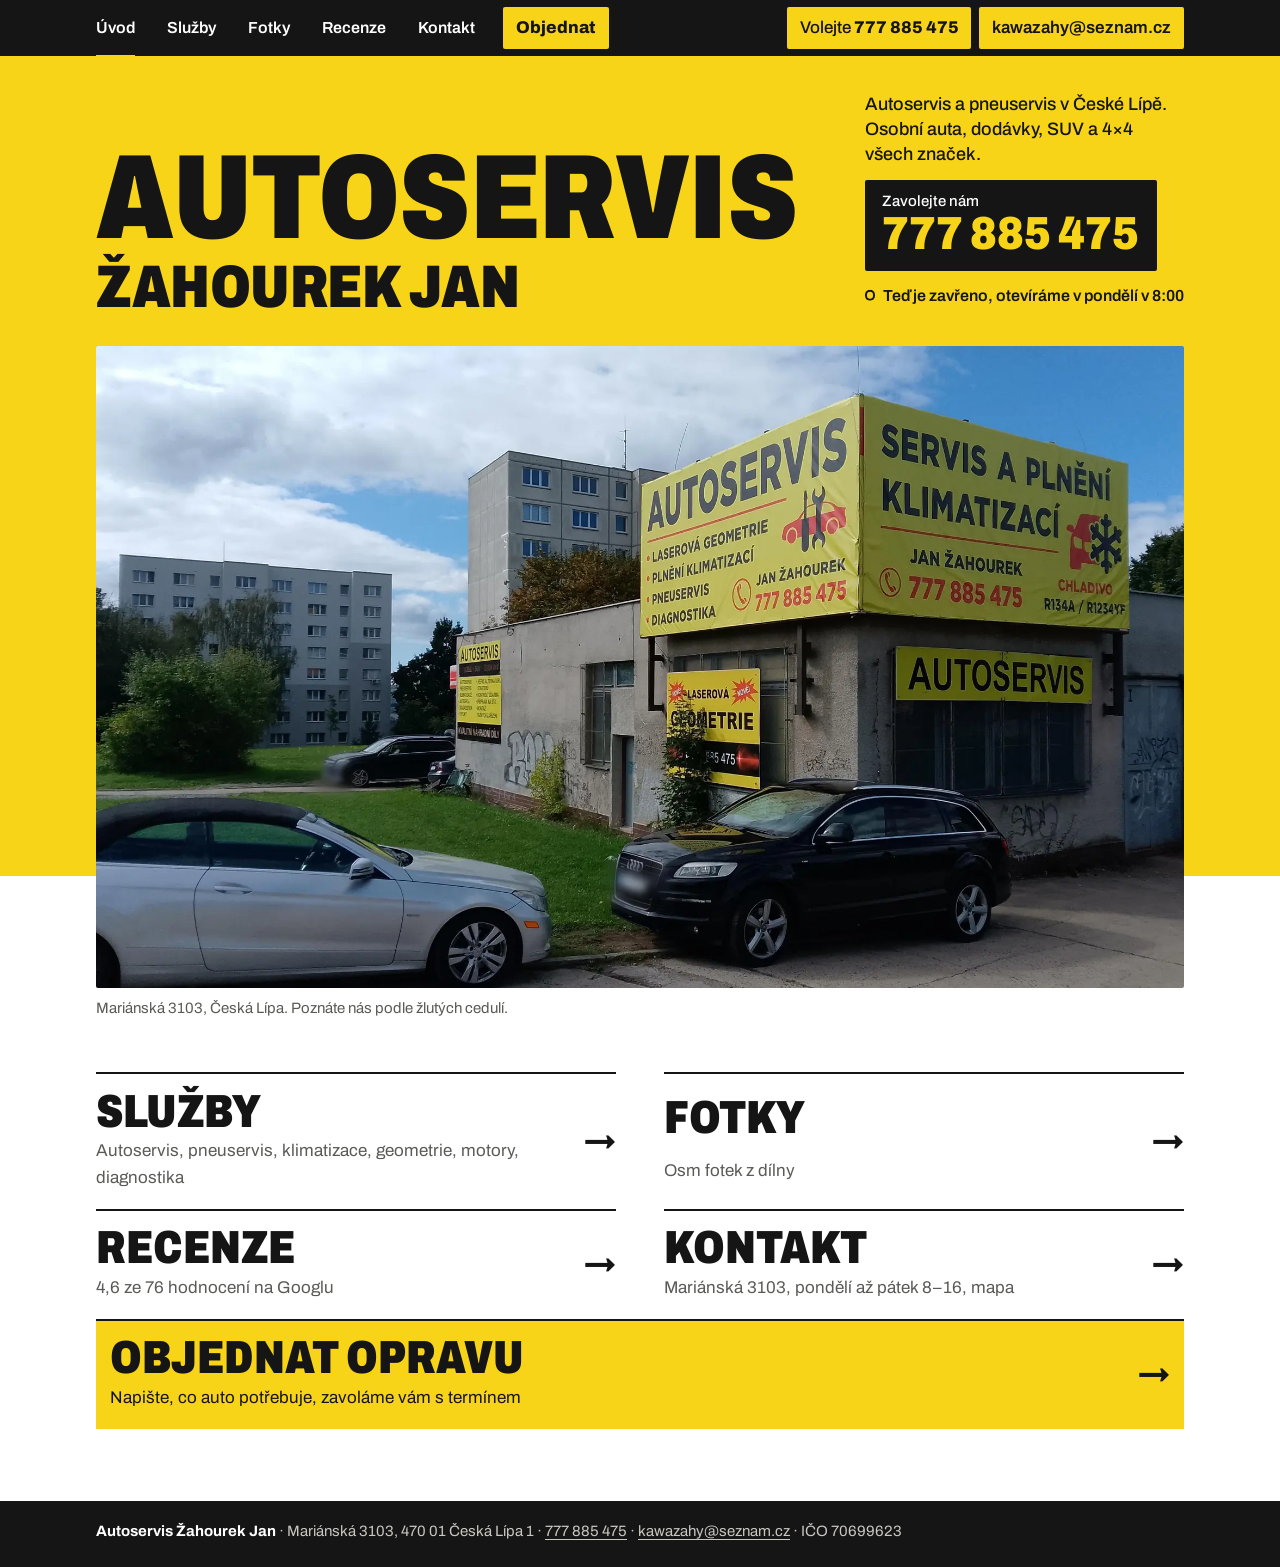
<file: index.html>
<!DOCTYPE html>
<html lang="cs">
<head>
<meta charset="utf-8">
<meta name="viewport" content="width=device-width, initial-scale=1">
<title>Autoservis a pneuservis Česká Lípa | Autoservis Žahourek Jan, Mariánská 3103</title>
<meta name="description" content="Autoservis, pneuservis, klimatizace, laserová geometrie a diagnostika v České Lípě. Mariánská 3103, pondělí až pátek 8–16, telefon 777 885 475.">
<link rel="canonical" href="https://autoservis-zahourek.cz/">
<meta property="og:type" content="website">
<meta property="og:locale" content="cs_CZ">
<meta property="og:title" content="Autoservis a pneuservis Česká Lípa | Autoservis Žahourek Jan, Mariánská 3103">
<meta property="og:description" content="Autoservis, pneuservis, klimatizace, laserová geometrie a diagnostika v České Lípě. Mariánská 3103, pondělí až pátek 8–16, telefon 777 885 475.">
<meta property="og:url" content="https://autoservis-zahourek.cz/">
<meta property="og:image" content="https://autoservis-zahourek.cz/og.jpg">
<meta property="og:image:width" content="1200">
<meta property="og:image:height" content="630">
<meta name="twitter:card" content="summary_large_image">
<meta name="theme-color" content="#151515">
<link rel="icon" href="favicon.ico" sizes="48x48">
<link rel="icon" href="favicon-96.png" type="image/png" sizes="96x96">
<link rel="icon" href="favicon.svg" type="image/svg+xml">
<link rel="apple-touch-icon" href="apple-touch-icon.png">
<link rel="preconnect" href="https://fonts.googleapis.com">
<link rel="preconnect" href="https://fonts.gstatic.com" crossorigin>
<link href="https://fonts.googleapis.com/css2?family=Archivo:wdth,wght@62..125,400..900&display=swap" rel="stylesheet">
<link rel="preload" as="image" href="img/dilna-1100.webp" imagesrcset="img/dilna-640.webp 640w, img/dilna-1100.webp 1100w, img/dilna-2000.webp 2000w" imagesizes="(min-width:76rem) 70rem, 100vw" type="image/webp">
<link rel="stylesheet" href="style.css?v=6">
<script type="application/ld+json">
{
  "@context": "https://schema.org",
  "@type": ["AutoRepair", "TireShop"],
  "name": "Autoservis/Pneuservis Jan Žahourek",
  "alternateName": "Autoservis Žahourek Jan",
  "url": "https://autoservis-zahourek.cz/",
  "image": "https://autoservis-zahourek.cz/og.jpg",
  "telephone": "+420 777 885 475",
  "email": "kawazahy@seznam.cz",
  "identifier": {"@type": "PropertyValue", "propertyID": "IČO", "value": "70699623"},
  "address": {
    "@type": "PostalAddress",
    "streetAddress": "Mariánská 3103",
    "postalCode": "470 01",
    "addressLocality": "Česká Lípa",
    "addressCountry": "CZ"
  },
  "geo": {"@type": "GeoCoordinates", "latitude": 50.696681, "longitude": 14.540724},
  "openingHoursSpecification": [
    {"@type": "OpeningHoursSpecification", "dayOfWeek": ["Monday","Tuesday","Wednesday","Thursday","Friday"], "opens": "08:00", "closes": "16:00"}
  ],
  "paymentAccepted": "Hotovost, QR platba",
  "areaServed": "Česká Lípa",
  "hasMap": "https://www.google.com/maps/place/Autoservis%2FPneuservis+Jan+%C5%BDahourek/data=!4m7!3m6!1s0x47096c07bae4b7cd:0xfc0bbeb6a4988a66!8m2!3d50.6966809!4d14.5407244!16s%2Fg%2F11cscc1x3h!19sChIJzbfkugdsCUcRZoqYpLa-C_w",
  "sameAs": ["https://www.firmy.cz/detail/13107407-jan-zahourek-autoservis-ceska-lipa.html"],
  "aggregateRating": {"@type": "AggregateRating", "ratingValue": "4.6", "bestRating": "5", "worstRating": "1", "ratingCount": "76"},
  "hasOfferCatalog": {
    "@type": "OfferCatalog",
    "name": "Co děláme",
    "itemListElement": [
      {"@type": "Offer", "itemOffered": {"@type": "Service", "name": "Autoservis"}},
      {"@type": "Offer", "itemOffered": {"@type": "Service", "name": "Pneuservis a uskladnění pneumatik"}},
      {"@type": "Offer", "itemOffered": {"@type": "Service", "name": "Servis a plnění klimatizací"}},
      {"@type": "Offer", "itemOffered": {"@type": "Service", "name": "Laserová geometrie"}},
      {"@type": "Offer", "itemOffered": {"@type": "Service", "name": "Výměny a generální opravy motorů"}},
      {"@type": "Offer", "itemOffered": {"@type": "Service", "name": "Diagnostika"}},
      {"@type": "Offer", "itemOffered": {"@type": "Service", "name": "Kontrola vozu zdarma"}}
    ]
  }
}
</script>
</head>
<body>
<a class="skok" href="#obsah">Přeskočit na obsah</a>

<header class="lista">
  <div class="frame">
    <nav class="menu" aria-label="Stránky webu">
      <a href="./" aria-current="page">Úvod</a>
      <a href="sluzby.html">Služby</a>
      <a href="fotky.html">Fotky</a>
      <a href="recenze.html">Recenze</a>
      <a href="kontakt.html">Kontakt</a>
    </nav>
    <div class="akce">
      <a class="lista-obj" href="objednavka.html">Objednat</a>
      <a class="lista-tel" href="tel:+420777885475"><span>Volejte </span>777&nbsp;885&nbsp;475</a>
      <a class="lista-mail" href="mailto:kawazahy@seznam.cz" aria-label="Napsat e-mail na kawazahy@seznam.cz"><span class="m-adr">kawazahy@seznam.cz</span><span class="m-kr">E-mail</span></a>
    </div>
  </div>
</header>

<main id="obsah">

<section class="uvod" aria-labelledby="jmeno">
  <div class="frame uvod-hlava">
    <h1 class="napis" id="jmeno"><span>Autoservis</span> <span>Žahourek Jan</span></h1>
    <div class="uvod-bok">
      <p class="uvod-co">Autoservis a&nbsp;pneuservis v&nbsp;České Lípě. Osobní auta, dodávky, SUV a&nbsp;4×4 všech značek.</p>
      <a class="volat" href="tel:+420777885475">
        <span class="volat-pop">Zavolejte nám</span>
        <span class="volat-cislo">777&nbsp;885&nbsp;475</span>
      </a>
      <p class="ted" id="ted"><i aria-hidden="true"></i><span>Pondělí až pátek 8–16</span></p>
    </div>
  </div>
  <figure class="frame uvod-foto">
    <picture>
      <source type="image/webp" srcset="img/dilna-640.webp 640w, img/dilna-1100.webp 1100w, img/dilna-2000.webp 2000w" sizes="(min-width:76rem) 70rem, 100vw">
      <img src="img/dilna-1100.jpg" srcset="img/dilna-640.jpg 640w, img/dilna-1100.jpg 1100w, img/dilna-2000.jpg 2000w" sizes="(min-width:76rem) 70rem, 100vw" width="2000" height="1179" alt="Budova autoservisu v Mariánské ulici v České Lípě se žlutými cedulemi Autoservis, Servis a plnění klimatizací, Jan Žahourek 777 885 475" fetchpriority="high">
    </picture>
    <figcaption>Mariánská 3103, Česká Lípa. Poznáte nás podle žlutých cedulí.</figcaption>
  </figure>
</section>

<nav class="frame rozcestnik" aria-label="Kam dál">
  <a href="sluzby.html"><b>Služby</b><span>Autoservis, pneuservis, klimatizace, geometrie, motory, diagnostika</span><i aria-hidden="true">&rarr;</i></a>
  <a href="fotky.html"><b>Fotky</b><span>Osm fotek z&nbsp;dílny</span><i aria-hidden="true">&rarr;</i></a>
  <a href="recenze.html"><b>Recenze</b><span>4,6 ze 76 hodnocení na Googlu</span><i aria-hidden="true">&rarr;</i></a>
  <a href="kontakt.html"><b>Kontakt</b><span>Mariánská 3103, pondělí až pátek 8–16, mapa</span><i aria-hidden="true">&rarr;</i></a>
  <a class="objednat" href="objednavka.html"><b>Objednat opravu</b><span>Napište, co auto potřebuje, zavoláme vám s&nbsp;termínem</span><i aria-hidden="true">&rarr;</i></a>
</nav>

</main>

<footer class="pata">
  <div class="frame">
    <p><strong>Autoservis Žahourek Jan</strong> · Mariánská 3103, 470&nbsp;01 Česká Lípa&nbsp;1 · <a href="tel:+420777885475">777&nbsp;885&nbsp;475</a> · <a href="mailto:kawazahy@seznam.cz">kawazahy@seznam.cz</a> · IČO 70699623</p>
  </div>
</footer>

<script src="site.js?v=3" defer></script>
</body>
</html>
</file>
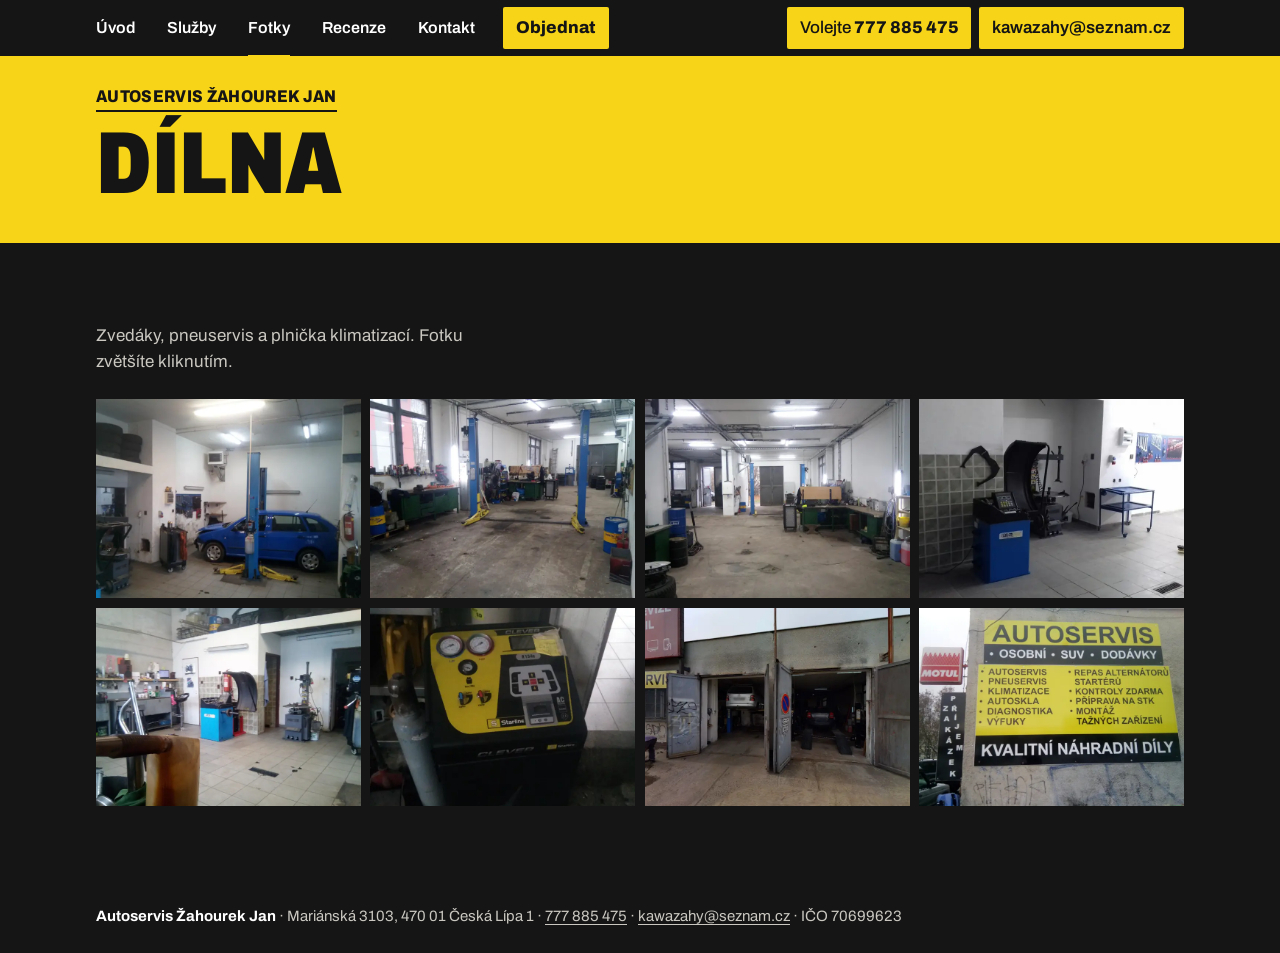
<file: fotky.html>
<!DOCTYPE html>
<html lang="cs">
<head>
<meta charset="utf-8">
<meta name="viewport" content="width=device-width, initial-scale=1">
<title>Fotky dílny | Autoservis Žahourek Jan, Česká Lípa</title>
<meta name="description" content="Osm fotek z dílny v Mariánské ulici v České Lípě: zvedáky, pneuservis, plnička klimatizací.">
<link rel="canonical" href="https://autoservis-zahourek.cz/fotky.html">
<meta property="og:type" content="website">
<meta property="og:locale" content="cs_CZ">
<meta property="og:title" content="Fotky dílny | Autoservis Žahourek Jan, Česká Lípa">
<meta property="og:description" content="Osm fotek z dílny v Mariánské ulici v České Lípě: zvedáky, pneuservis, plnička klimatizací.">
<meta property="og:url" content="https://autoservis-zahourek.cz/fotky.html">
<meta property="og:image" content="https://autoservis-zahourek.cz/og.jpg">
<meta property="og:image:width" content="1200">
<meta property="og:image:height" content="630">
<meta name="twitter:card" content="summary_large_image">
<meta name="theme-color" content="#151515">
<link rel="icon" href="favicon.ico" sizes="48x48">
<link rel="icon" href="favicon-96.png" type="image/png" sizes="96x96">
<link rel="icon" href="favicon.svg" type="image/svg+xml">
<link rel="apple-touch-icon" href="apple-touch-icon.png">
<link rel="preconnect" href="https://fonts.googleapis.com">
<link rel="preconnect" href="https://fonts.gstatic.com" crossorigin>
<link href="https://fonts.googleapis.com/css2?family=Archivo:wdth,wght@62..125,400..900&display=swap" rel="stylesheet">
<link rel="stylesheet" href="style.css?v=6">
<script type="application/ld+json">
{
  "@context": "https://schema.org",
  "@type": ["AutoRepair", "TireShop"],
  "name": "Autoservis/Pneuservis Jan Žahourek",
  "alternateName": "Autoservis Žahourek Jan",
  "url": "https://autoservis-zahourek.cz/",
  "image": "https://autoservis-zahourek.cz/og.jpg",
  "telephone": "+420 777 885 475",
  "email": "kawazahy@seznam.cz",
  "identifier": {"@type": "PropertyValue", "propertyID": "IČO", "value": "70699623"},
  "address": {
    "@type": "PostalAddress",
    "streetAddress": "Mariánská 3103",
    "postalCode": "470 01",
    "addressLocality": "Česká Lípa",
    "addressCountry": "CZ"
  },
  "geo": {"@type": "GeoCoordinates", "latitude": 50.696681, "longitude": 14.540724},
  "openingHoursSpecification": [
    {"@type": "OpeningHoursSpecification", "dayOfWeek": ["Monday","Tuesday","Wednesday","Thursday","Friday"], "opens": "08:00", "closes": "16:00"}
  ],
  "paymentAccepted": "Hotovost, QR platba",
  "areaServed": "Česká Lípa",
  "hasMap": "https://www.google.com/maps/place/Autoservis%2FPneuservis+Jan+%C5%BDahourek/data=!4m7!3m6!1s0x47096c07bae4b7cd:0xfc0bbeb6a4988a66!8m2!3d50.6966809!4d14.5407244!16s%2Fg%2F11cscc1x3h!19sChIJzbfkugdsCUcRZoqYpLa-C_w",
  "sameAs": ["https://www.firmy.cz/detail/13107407-jan-zahourek-autoservis-ceska-lipa.html"],
  "aggregateRating": {"@type": "AggregateRating", "ratingValue": "4.6", "bestRating": "5", "worstRating": "1", "ratingCount": "76"},
  "hasOfferCatalog": {
    "@type": "OfferCatalog",
    "name": "Co děláme",
    "itemListElement": [
      {"@type": "Offer", "itemOffered": {"@type": "Service", "name": "Autoservis"}},
      {"@type": "Offer", "itemOffered": {"@type": "Service", "name": "Pneuservis a uskladnění pneumatik"}},
      {"@type": "Offer", "itemOffered": {"@type": "Service", "name": "Servis a plnění klimatizací"}},
      {"@type": "Offer", "itemOffered": {"@type": "Service", "name": "Laserová geometrie"}},
      {"@type": "Offer", "itemOffered": {"@type": "Service", "name": "Výměny a generální opravy motorů"}},
      {"@type": "Offer", "itemOffered": {"@type": "Service", "name": "Diagnostika"}},
      {"@type": "Offer", "itemOffered": {"@type": "Service", "name": "Kontrola vozu zdarma"}}
    ]
  }
}
</script>
</head>
<body>
<a class="skok" href="#obsah">Přeskočit na obsah</a>

<header class="lista">
  <div class="frame">
    <nav class="menu" aria-label="Stránky webu">
      <a href="./">Úvod</a>
      <a href="sluzby.html">Služby</a>
      <a href="fotky.html" aria-current="page">Fotky</a>
      <a href="recenze.html">Recenze</a>
      <a href="kontakt.html">Kontakt</a>
    </nav>
    <div class="akce">
      <a class="lista-obj" href="objednavka.html">Objednat</a>
      <a class="lista-tel" href="tel:+420777885475"><span>Volejte </span>777&nbsp;885&nbsp;475</a>
      <a class="lista-mail" href="mailto:kawazahy@seznam.cz" aria-label="Napsat e-mail na kawazahy@seznam.cz"><span class="m-adr">kawazahy@seznam.cz</span><span class="m-kr">E-mail</span></a>
    </div>
  </div>
</header>

<main id="obsah">

<header class="podhlava">
  <div class="frame">
    <a class="zpet" href="./">Autoservis Žahourek Jan</a>
    <h1 class="napis">Dílna</h1>
  </div>
</header>

<section class="pas tmava">
  <div class="frame">
    <div class="fot-hlava"><p>Zvedáky, pneuservis a&nbsp;plnička klimatizací. Fotku zvětšíte kliknutím.</p></div>
    <ul class="fotky" id="galerie">
      <li><a href="img/zvedak-auto.jpg" data-popis="Auto na zvedáku"><picture><source type="image/webp" srcset="img/zvedak-auto-m.webp"><img src="img/zvedak-auto-m.jpg" width="720" height="540" loading="lazy" alt="Modré auto na zvedáku v dílně"></picture></a></li>
      <li><a href="img/zvedaky.jpg" data-popis="Zvedáky v hlavní hale"><picture><source type="image/webp" srcset="img/zvedaky-m.webp"><img src="img/zvedaky-m.jpg" width="720" height="540" loading="lazy" alt="Dva modré zvedáky a pracovní stoly v hlavní hale"></picture></a></li>
      <li><a href="img/hala.jpg" data-popis="Hlavní hala"><picture><source type="image/webp" srcset="img/hala-m.webp"><img src="img/hala-m.jpg" width="720" height="540" loading="lazy" alt="Pohled do hlavní haly dílny"></picture></a></li>
      <li><a href="img/vyvazovacka.jpg" data-popis="Vyvažovačka kol"><picture><source type="image/webp" srcset="img/vyvazovacka-m.webp"><img src="img/vyvazovacka-m.jpg" width="720" height="540" loading="lazy" alt="Vyvažovačka kol v pneuservisu"></picture></a></li>
      <li><a href="img/pneuservis.jpg" data-popis="Pneuservis"><picture><source type="image/webp" srcset="img/pneuservis-m.webp"><img src="img/pneuservis-m.jpg" width="720" height="540" loading="lazy" alt="Vyvažovačka a zouvačka pneumatik"></picture></a></li>
      <li><a href="img/klimatizace.jpg" data-popis="Plnička klimatizací"><picture><source type="image/webp" srcset="img/klimatizace-m.webp"><img src="img/klimatizace-m.jpg" width="720" height="540" loading="lazy" alt="Plnička klimatizací"></picture></a></li>
      <li><a href="img/vjezd.jpg" data-popis="Vjezd do dílny"><picture><source type="image/webp" srcset="img/vjezd-m.webp"><img src="img/vjezd-m.jpg" width="720" height="540" loading="lazy" alt="Otevřená vrata dílny, uvnitř auta na zvedácích"></picture></a></li>
      <li><a href="img/cedule.jpg" data-popis="Cedule u příjmu zakázek"><picture><source type="image/webp" srcset="img/cedule-m.webp"><img src="img/cedule-m.jpg" width="720" height="540" loading="lazy" alt="Žlutá cedule se seznamem prací u příjmu zakázek"></picture></a></li>
    </ul>
  </div>
</section>

</main>

<footer class="pata">
  <div class="frame">
    <p><strong>Autoservis Žahourek Jan</strong> · Mariánská 3103, 470&nbsp;01 Česká Lípa&nbsp;1 · <a href="tel:+420777885475">777&nbsp;885&nbsp;475</a> · <a href="mailto:kawazahy@seznam.cz">kawazahy@seznam.cz</a> · IČO 70699623</p>
  </div>
</footer>

<dialog class="svetlo" id="svetlo" aria-label="Zvětšená fotka">
  <div class="svetlo-nahore">
    <span class="svetlo-popis" id="svetlo-popis"></span>
    <button type="button" id="svetlo-zavrit">Zavřít</button>
  </div>
  <div class="svetlo-stred"><img id="svetlo-img" alt=""></div>
  <div class="svetlo-dole">
    <button type="button" id="svetlo-zpet" aria-label="Předchozí fotka">&larr; Předchozí</button>
    <button type="button" id="svetlo-dal" aria-label="Další fotka">Další &rarr;</button>
  </div>
</dialog>

<script src="site.js?v=3" defer></script>
</body>
</html>
</file>
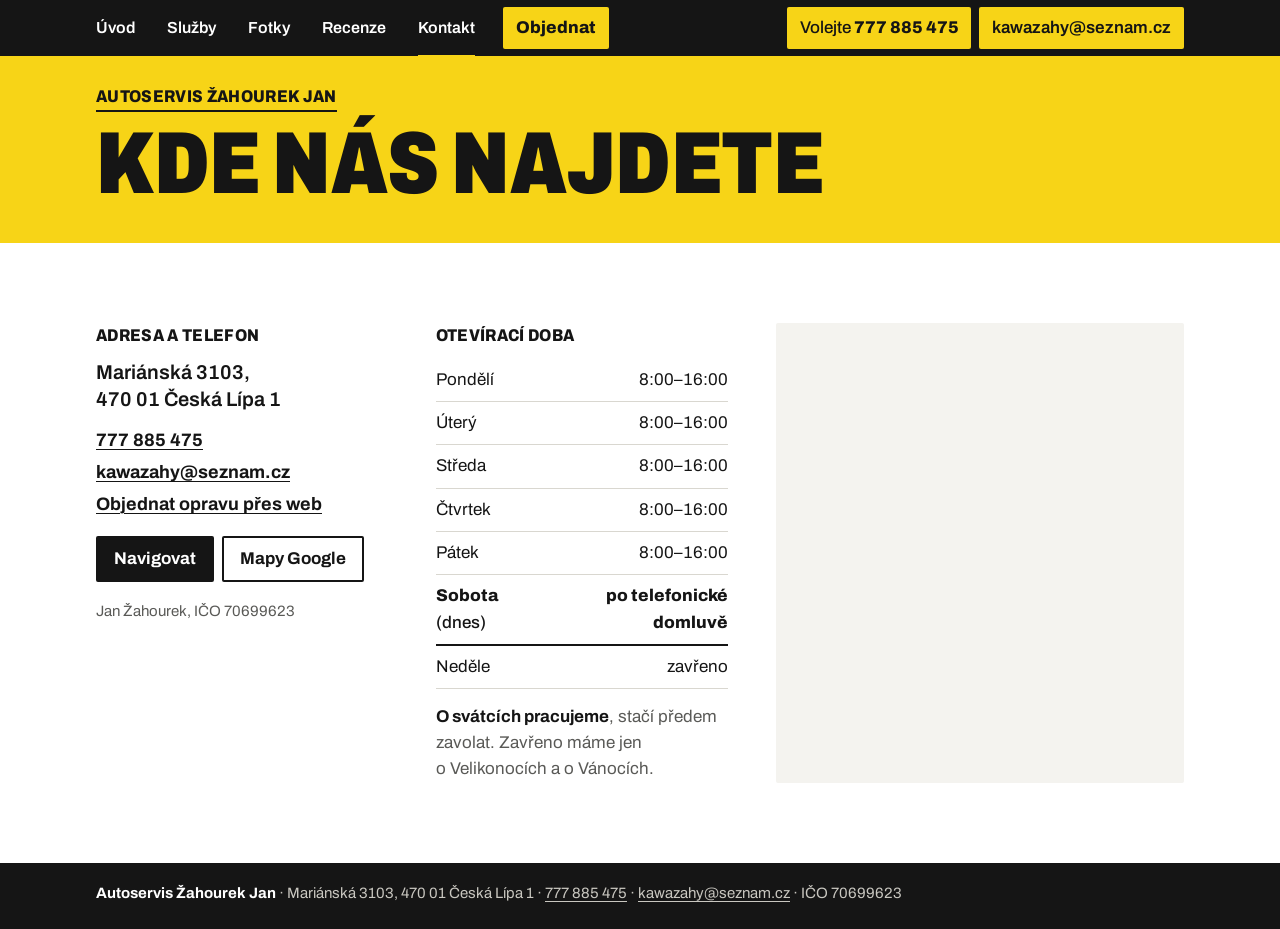
<file: kontakt.html>
<!DOCTYPE html>
<html lang="cs">
<head>
<meta charset="utf-8">
<meta name="viewport" content="width=device-width, initial-scale=1">
<title>Kontakt a otevírací doba | Autoservis Žahourek Jan, Česká Lípa</title>
<meta name="description" content="Mariánská 3103, Česká Lípa. Pondělí až pátek 8–16, sobota po telefonické domluvě. Telefon 777 885 475, mapa a navigace.">
<link rel="canonical" href="https://autoservis-zahourek.cz/kontakt.html">
<meta property="og:type" content="website">
<meta property="og:locale" content="cs_CZ">
<meta property="og:title" content="Kontakt a otevírací doba | Autoservis Žahourek Jan, Česká Lípa">
<meta property="og:description" content="Mariánská 3103, Česká Lípa. Pondělí až pátek 8–16, sobota po telefonické domluvě. Telefon 777 885 475, mapa a navigace.">
<meta property="og:url" content="https://autoservis-zahourek.cz/kontakt.html">
<meta property="og:image" content="https://autoservis-zahourek.cz/og.jpg">
<meta property="og:image:width" content="1200">
<meta property="og:image:height" content="630">
<meta name="twitter:card" content="summary_large_image">
<meta name="theme-color" content="#151515">
<link rel="icon" href="favicon.ico" sizes="48x48">
<link rel="icon" href="favicon-96.png" type="image/png" sizes="96x96">
<link rel="icon" href="favicon.svg" type="image/svg+xml">
<link rel="apple-touch-icon" href="apple-touch-icon.png">
<link rel="preconnect" href="https://fonts.googleapis.com">
<link rel="preconnect" href="https://fonts.gstatic.com" crossorigin>
<link href="https://fonts.googleapis.com/css2?family=Archivo:wdth,wght@62..125,400..900&display=swap" rel="stylesheet">
<link rel="stylesheet" href="style.css?v=6">
<script type="application/ld+json">
{
  "@context": "https://schema.org",
  "@type": ["AutoRepair", "TireShop"],
  "name": "Autoservis/Pneuservis Jan Žahourek",
  "alternateName": "Autoservis Žahourek Jan",
  "url": "https://autoservis-zahourek.cz/",
  "image": "https://autoservis-zahourek.cz/og.jpg",
  "telephone": "+420 777 885 475",
  "email": "kawazahy@seznam.cz",
  "identifier": {"@type": "PropertyValue", "propertyID": "IČO", "value": "70699623"},
  "address": {
    "@type": "PostalAddress",
    "streetAddress": "Mariánská 3103",
    "postalCode": "470 01",
    "addressLocality": "Česká Lípa",
    "addressCountry": "CZ"
  },
  "geo": {"@type": "GeoCoordinates", "latitude": 50.696681, "longitude": 14.540724},
  "openingHoursSpecification": [
    {"@type": "OpeningHoursSpecification", "dayOfWeek": ["Monday","Tuesday","Wednesday","Thursday","Friday"], "opens": "08:00", "closes": "16:00"}
  ],
  "paymentAccepted": "Hotovost, QR platba",
  "areaServed": "Česká Lípa",
  "hasMap": "https://www.google.com/maps/place/Autoservis%2FPneuservis+Jan+%C5%BDahourek/data=!4m7!3m6!1s0x47096c07bae4b7cd:0xfc0bbeb6a4988a66!8m2!3d50.6966809!4d14.5407244!16s%2Fg%2F11cscc1x3h!19sChIJzbfkugdsCUcRZoqYpLa-C_w",
  "sameAs": ["https://www.firmy.cz/detail/13107407-jan-zahourek-autoservis-ceska-lipa.html"],
  "aggregateRating": {"@type": "AggregateRating", "ratingValue": "4.6", "bestRating": "5", "worstRating": "1", "ratingCount": "76"},
  "hasOfferCatalog": {
    "@type": "OfferCatalog",
    "name": "Co děláme",
    "itemListElement": [
      {"@type": "Offer", "itemOffered": {"@type": "Service", "name": "Autoservis"}},
      {"@type": "Offer", "itemOffered": {"@type": "Service", "name": "Pneuservis a uskladnění pneumatik"}},
      {"@type": "Offer", "itemOffered": {"@type": "Service", "name": "Servis a plnění klimatizací"}},
      {"@type": "Offer", "itemOffered": {"@type": "Service", "name": "Laserová geometrie"}},
      {"@type": "Offer", "itemOffered": {"@type": "Service", "name": "Výměny a generální opravy motorů"}},
      {"@type": "Offer", "itemOffered": {"@type": "Service", "name": "Diagnostika"}},
      {"@type": "Offer", "itemOffered": {"@type": "Service", "name": "Kontrola vozu zdarma"}}
    ]
  }
}
</script>
</head>
<body>
<a class="skok" href="#obsah">Přeskočit na obsah</a>

<header class="lista">
  <div class="frame">
    <nav class="menu" aria-label="Stránky webu">
      <a href="./">Úvod</a>
      <a href="sluzby.html">Služby</a>
      <a href="fotky.html">Fotky</a>
      <a href="recenze.html">Recenze</a>
      <a href="kontakt.html" aria-current="page">Kontakt</a>
    </nav>
    <div class="akce">
      <a class="lista-obj" href="objednavka.html">Objednat</a>
      <a class="lista-tel" href="tel:+420777885475"><span>Volejte </span>777&nbsp;885&nbsp;475</a>
      <a class="lista-mail" href="mailto:kawazahy@seznam.cz" aria-label="Napsat e-mail na kawazahy@seznam.cz"><span class="m-adr">kawazahy@seznam.cz</span><span class="m-kr">E-mail</span></a>
    </div>
  </div>
</header>

<main id="obsah">

<header class="podhlava">
  <div class="frame">
    <a class="zpet" href="./">Autoservis Žahourek Jan</a>
    <h1 class="napis">Kde nás najdete</h1>
  </div>
</header>

<section class="pas">
  <div class="frame">
    <div class="kontakt" style="margin-top:0">
      <div>
        <h2>Adresa a&nbsp;telefon</h2>
        <p class="adresa">Mariánská 3103,<br>470&nbsp;01 Česká Lípa&nbsp;1</p>
        <p class="spoj">
          <a href="tel:+420777885475">777&nbsp;885&nbsp;475</a>
          <a href="mailto:kawazahy@seznam.cz">kawazahy@seznam.cz</a>
          <a href="objednavka.html">Objednat opravu přes web</a>
        </p>
        <p class="tlac">
          <a href="https://www.google.com/maps/dir/?api=1&amp;destination=Autoservis%2FPneuservis+Jan+%C5%BDahourek%2C+Mari%C3%A1nsk%C3%A1+3103%2C+%C4%8Cesk%C3%A1+L%C3%ADpa&amp;destination_place_id=ChIJzbfkugdsCUcRZoqYpLa-C_w" target="_blank" rel="noopener">Navigovat</a>
          <a href="https://www.google.com/maps/place/Autoservis%2FPneuservis+Jan+%C5%BDahourek/data=!4m7!3m6!1s0x47096c07bae4b7cd:0xfc0bbeb6a4988a66!8m2!3d50.6966809!4d14.5407244!16s%2Fg%2F11cscc1x3h!19sChIJzbfkugdsCUcRZoqYpLa-C_w" target="_blank" rel="noopener">Mapy Google</a>
        </p>
        <p class="ico">Jan Žahourek, IČO 70699623</p>
      </div>
      <div>
        <h2>Otevírací doba</h2>
        <table class="hodiny">
          <tbody>
            <tr data-d="1"><th scope="row">Pondělí</th><td>8:00–16:00</td></tr>
            <tr data-d="2"><th scope="row">Úterý</th><td>8:00–16:00</td></tr>
            <tr data-d="3"><th scope="row">Středa</th><td>8:00–16:00</td></tr>
            <tr data-d="4"><th scope="row">Čtvrtek</th><td>8:00–16:00</td></tr>
            <tr data-d="5"><th scope="row">Pátek</th><td>8:00–16:00</td></tr>
            <tr data-d="6"><th scope="row">Sobota</th><td>po telefonické domluvě</td></tr>
            <tr data-d="0"><th scope="row">Neděle</th><td>zavřeno</td></tr>
          </tbody>
        </table>
        <p class="svatky"><strong>O&nbsp;svátcích pracujeme</strong>, stačí předem zavolat. Zavřeno máme jen o&nbsp;Velikonocích a&nbsp;o&nbsp;Vánocích.</p>
      </div>
      <div class="mapa">
        <iframe title="Autoservis Žahourek Jan na mapě Google" loading="lazy" referrerpolicy="no-referrer-when-downgrade" allowfullscreen src="https://www.google.com/maps?q=Autoservis%2FPneuservis+Jan+%C5%BDahourek%2C+Mari%C3%A1nsk%C3%A1+3103%2C+%C4%8Cesk%C3%A1+L%C3%ADpa&amp;z=16&amp;hl=cs&amp;output=embed"></iframe>
      </div>
    </div>
  </div>
</section>

</main>

<footer class="pata">
  <div class="frame">
    <p><strong>Autoservis Žahourek Jan</strong> · Mariánská 3103, 470&nbsp;01 Česká Lípa&nbsp;1 · <a href="tel:+420777885475">777&nbsp;885&nbsp;475</a> · <a href="mailto:kawazahy@seznam.cz">kawazahy@seznam.cz</a> · IČO 70699623</p>
  </div>
</footer>

<script src="site.js?v=3" defer></script>
</body>
</html>
</file>
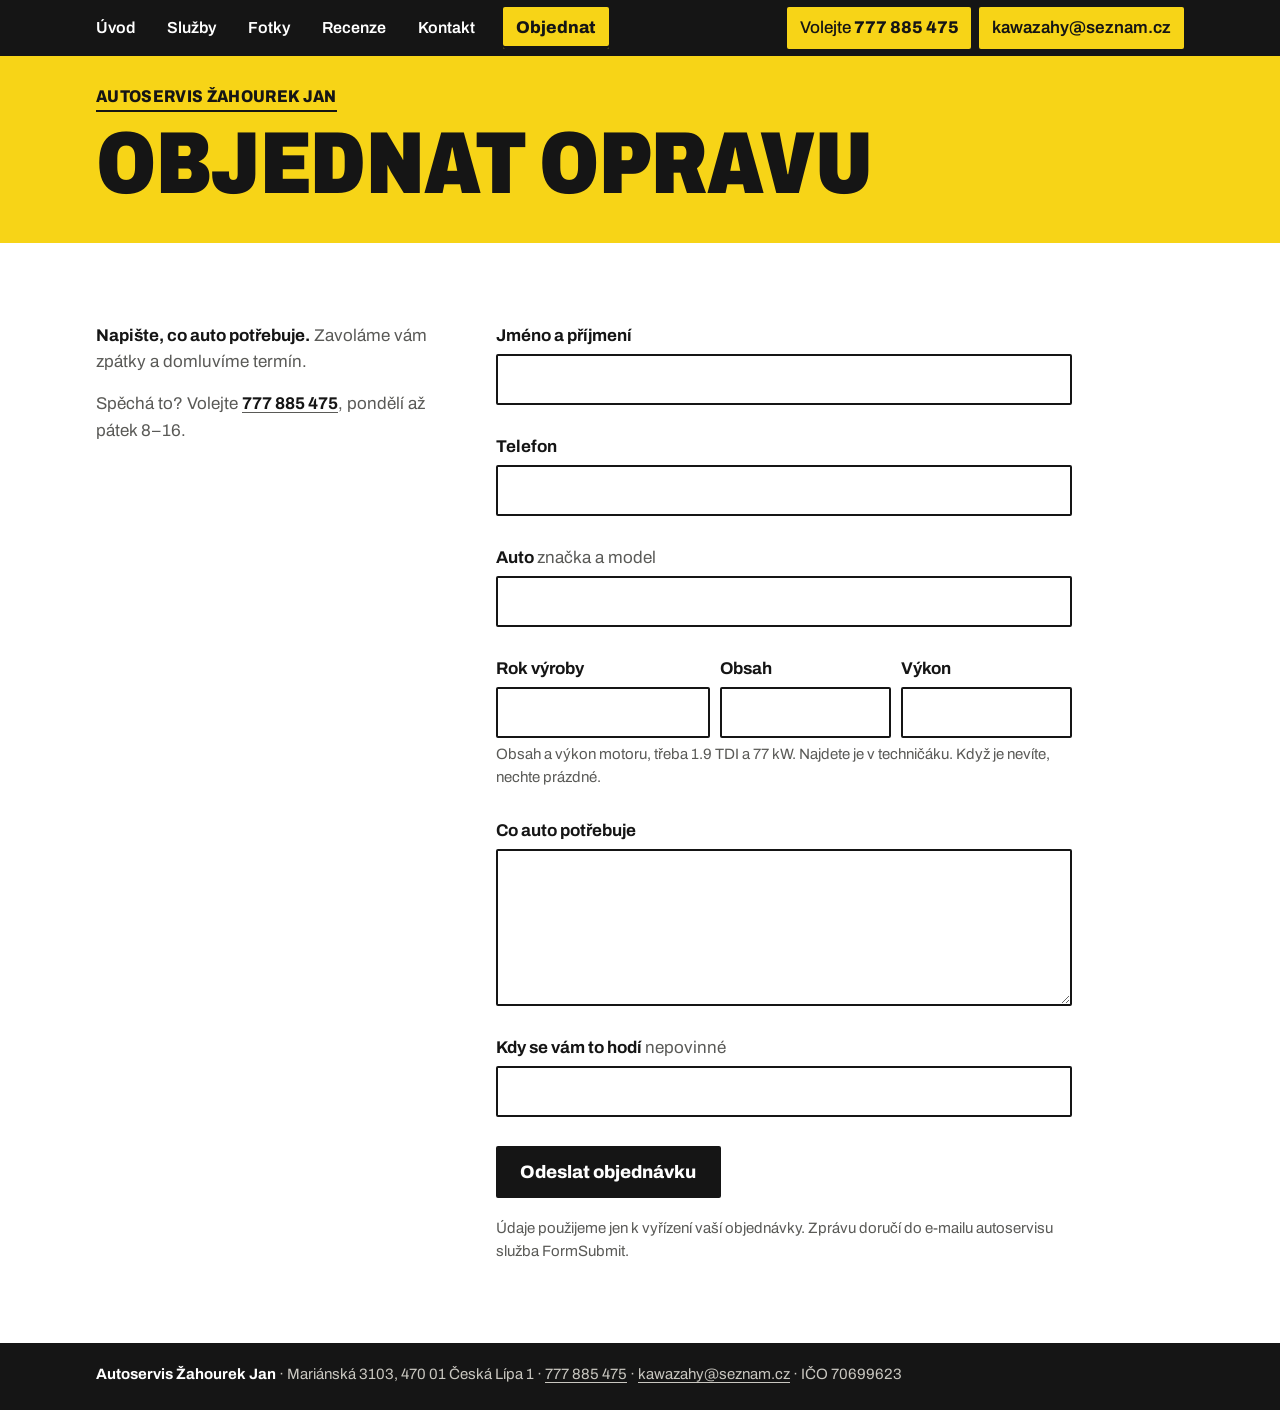
<file: objednavka.html>
<!DOCTYPE html>
<html lang="cs">
<head>
<meta charset="utf-8">
<meta name="viewport" content="width=device-width, initial-scale=1">
<title>Objednat opravu | Autoservis Žahourek Jan, Česká Lípa</title>
<meta name="description" content="Napište, co auto potřebuje, a zavoláme vám zpátky s termínem. Autoservis Žahourek Jan, Mariánská 3103, Česká Lípa, telefon 777 885 475.">
<link rel="canonical" href="https://autoservis-zahourek.cz/objednavka.html">
<meta property="og:type" content="website">
<meta property="og:locale" content="cs_CZ">
<meta property="og:title" content="Objednat opravu | Autoservis Žahourek Jan, Česká Lípa">
<meta property="og:description" content="Napište, co auto potřebuje, a zavoláme vám zpátky s termínem. Autoservis Žahourek Jan, Mariánská 3103, Česká Lípa, telefon 777 885 475.">
<meta property="og:url" content="https://autoservis-zahourek.cz/objednavka.html">
<meta property="og:image" content="https://autoservis-zahourek.cz/og.jpg">
<meta property="og:image:width" content="1200">
<meta property="og:image:height" content="630">
<meta name="twitter:card" content="summary_large_image">
<meta name="theme-color" content="#151515">
<link rel="icon" href="favicon.ico" sizes="48x48">
<link rel="icon" href="favicon-96.png" type="image/png" sizes="96x96">
<link rel="icon" href="favicon.svg" type="image/svg+xml">
<link rel="apple-touch-icon" href="apple-touch-icon.png">
<link rel="preconnect" href="https://fonts.googleapis.com">
<link rel="preconnect" href="https://fonts.gstatic.com" crossorigin>
<link href="https://fonts.googleapis.com/css2?family=Archivo:wdth,wght@62..125,400..900&display=swap" rel="stylesheet">
<link rel="stylesheet" href="style.css?v=6">
<script type="application/ld+json">
{
  "@context": "https://schema.org",
  "@type": ["AutoRepair", "TireShop"],
  "name": "Autoservis/Pneuservis Jan Žahourek",
  "alternateName": "Autoservis Žahourek Jan",
  "url": "https://autoservis-zahourek.cz/",
  "image": "https://autoservis-zahourek.cz/og.jpg",
  "telephone": "+420 777 885 475",
  "email": "kawazahy@seznam.cz",
  "identifier": {"@type": "PropertyValue", "propertyID": "IČO", "value": "70699623"},
  "address": {
    "@type": "PostalAddress",
    "streetAddress": "Mariánská 3103",
    "postalCode": "470 01",
    "addressLocality": "Česká Lípa",
    "addressCountry": "CZ"
  },
  "geo": {"@type": "GeoCoordinates", "latitude": 50.696681, "longitude": 14.540724},
  "openingHoursSpecification": [
    {"@type": "OpeningHoursSpecification", "dayOfWeek": ["Monday","Tuesday","Wednesday","Thursday","Friday"], "opens": "08:00", "closes": "16:00"}
  ],
  "paymentAccepted": "Hotovost, QR platba",
  "areaServed": "Česká Lípa",
  "hasMap": "https://www.google.com/maps/place/Autoservis%2FPneuservis+Jan+%C5%BDahourek/data=!4m7!3m6!1s0x47096c07bae4b7cd:0xfc0bbeb6a4988a66!8m2!3d50.6966809!4d14.5407244!16s%2Fg%2F11cscc1x3h!19sChIJzbfkugdsCUcRZoqYpLa-C_w",
  "sameAs": ["https://www.firmy.cz/detail/13107407-jan-zahourek-autoservis-ceska-lipa.html"],
  "aggregateRating": {"@type": "AggregateRating", "ratingValue": "4.6", "bestRating": "5", "worstRating": "1", "ratingCount": "76"},
  "hasOfferCatalog": {
    "@type": "OfferCatalog",
    "name": "Co děláme",
    "itemListElement": [
      {"@type": "Offer", "itemOffered": {"@type": "Service", "name": "Autoservis"}},
      {"@type": "Offer", "itemOffered": {"@type": "Service", "name": "Pneuservis a uskladnění pneumatik"}},
      {"@type": "Offer", "itemOffered": {"@type": "Service", "name": "Servis a plnění klimatizací"}},
      {"@type": "Offer", "itemOffered": {"@type": "Service", "name": "Laserová geometrie"}},
      {"@type": "Offer", "itemOffered": {"@type": "Service", "name": "Výměny a generální opravy motorů"}},
      {"@type": "Offer", "itemOffered": {"@type": "Service", "name": "Diagnostika"}},
      {"@type": "Offer", "itemOffered": {"@type": "Service", "name": "Kontrola vozu zdarma"}}
    ]
  }
}
</script>
</head>
<body>
<a class="skok" href="#obsah">Přeskočit na obsah</a>

<header class="lista">
  <div class="frame">
    <nav class="menu" aria-label="Stránky webu">
      <a href="./">Úvod</a>
      <a href="sluzby.html">Služby</a>
      <a href="fotky.html">Fotky</a>
      <a href="recenze.html">Recenze</a>
      <a href="kontakt.html">Kontakt</a>
    </nav>
    <div class="akce">
      <a class="lista-obj" href="objednavka.html" aria-current="page">Objednat</a>
      <a class="lista-tel" href="tel:+420777885475"><span>Volejte </span>777&nbsp;885&nbsp;475</a>
      <a class="lista-mail" href="mailto:kawazahy@seznam.cz" aria-label="Napsat e-mail na kawazahy@seznam.cz"><span class="m-adr">kawazahy@seznam.cz</span><span class="m-kr">E-mail</span></a>
    </div>
  </div>
</header>

<main id="obsah">

<header class="podhlava">
  <div class="frame">
    <a class="zpet" href="./">Autoservis Žahourek Jan</a>
    <h1 class="napis">Objednat opravu</h1>
  </div>
</header>

<section class="pas">
  <div class="frame dvoj">
    <div>
      <p class="k-nadpisu" style="margin-top:0"><strong>Napište, co auto potřebuje.</strong> Zavoláme vám zpátky a&nbsp;domluvíme termín.</p>
      <p class="k-nadpisu">Spěchá to? Volejte <a href="tel:+420777885475"><strong>777&nbsp;885&nbsp;475</strong></a>, pondělí až pátek 8–16.</p>
    </div>
    <div>
      <p class="hotovo" id="odeslano"><strong>Odesláno.</strong> Děkujeme, zavoláme vám a&nbsp;domluvíme termín.</p>
      <form class="objednavka" id="objednavka" action="https://formsubmit.co/kawazahy@seznam.cz" method="POST" novalidate>
        <input type="hidden" name="_subject" value="Objednávka opravy z webu">
        <input type="hidden" name="_template" value="table">
        <input type="hidden" name="_next" value="https://autoservis-zahourek.cz/objednavka.html#odeslano">
        <input class="med" type="text" name="_honey" tabindex="-1" autocomplete="off" aria-hidden="true">
        <div class="pole">
          <label for="o-jmeno">Jméno a&nbsp;příjmení</label>
          <input id="o-jmeno" name="Jméno" type="text" autocomplete="name" required aria-describedby="o-jmeno-ch" data-chyba="Napište prosím své jméno.">
          <p class="chyba" id="o-jmeno-ch" aria-live="polite"></p>
        </div>
        <div class="pole">
          <label for="o-telefon">Telefon</label>
          <input id="o-telefon" name="Telefon" type="text" inputmode="tel" autocomplete="tel" required aria-describedby="o-telefon-ch" data-chyba="Napište prosím telefon, na který vám zavoláme.">
          <p class="chyba" id="o-telefon-ch" aria-live="polite"></p>
        </div>
        <div class="pole">
          <label for="o-auto">Auto <span>značka a&nbsp;model</span></label>
          <input id="o-auto" name="Auto" type="text" autocomplete="off" required aria-describedby="o-auto-ch" data-chyba="Napište prosím, o jaké auto jde.">
          <p class="chyba" id="o-auto-ch" aria-live="polite"></p>
        </div>
        <div class="trojice">
          <div class="pole">
            <label for="o-rok">Rok výroby</label>
            <input id="o-rok" name="Rok výroby" type="text" inputmode="numeric" autocomplete="off" required aria-describedby="o-rok-ch" data-chyba="Doplňte prosím rok výroby.">
          </div>
          <div class="pole">
            <label for="o-obsah">Obsah</label>
            <input id="o-obsah" name="Obsah motoru" type="text" autocomplete="off" aria-describedby="o-motor">
          </div>
          <div class="pole">
            <label for="o-vykon">Výkon</label>
            <input id="o-vykon" name="Výkon" type="text" autocomplete="off" aria-describedby="o-motor">
          </div>
          <p class="napoveda" id="o-motor">Obsah a&nbsp;výkon motoru, třeba 1.9&nbsp;TDI a&nbsp;77&nbsp;kW. Najdete je v&nbsp;techničáku. Když je nevíte, nechte prázdné.</p>
          <p class="chyba" id="o-rok-ch" aria-live="polite"></p>
        </div>
        <div class="pole">
          <label for="o-co">Co auto potřebuje</label>
          <textarea id="o-co" name="Co potřebuje" rows="5" required aria-describedby="o-co-ch" data-chyba="Napište prosím, co máme opravit nebo zkontrolovat."></textarea>
          <p class="chyba" id="o-co-ch" aria-live="polite"></p>
        </div>
        <div class="pole">
          <label for="o-kdy">Kdy se vám to hodí <span>nepovinné</span></label>
          <input id="o-kdy" name="Kdy se to hodí" type="text" autocomplete="off">
          <p class="chyba" aria-hidden="true"></p>
        </div>
        <p class="nejde" id="o-nejde" role="alert" hidden>Odeslat se nepodařilo. Zavolejte nám prosím na <a href="tel:+420777885475">777&nbsp;885&nbsp;475</a>.</p>
        <button type="submit">Odeslat objednávku</button>
        <p class="udaje">Údaje použijeme jen k&nbsp;vyřízení vaší objednávky. Zprávu doručí do e-mailu autoservisu služba FormSubmit.</p>
      </form>
    </div>
  </div>
</section>

</main>

<footer class="pata">
  <div class="frame">
    <p><strong>Autoservis Žahourek Jan</strong> · Mariánská 3103, 470&nbsp;01 Česká Lípa&nbsp;1 · <a href="tel:+420777885475">777&nbsp;885&nbsp;475</a> · <a href="mailto:kawazahy@seznam.cz">kawazahy@seznam.cz</a> · IČO 70699623</p>
  </div>
</footer>

<script src="site.js?v=3" defer></script>
</body>
</html>
</file>
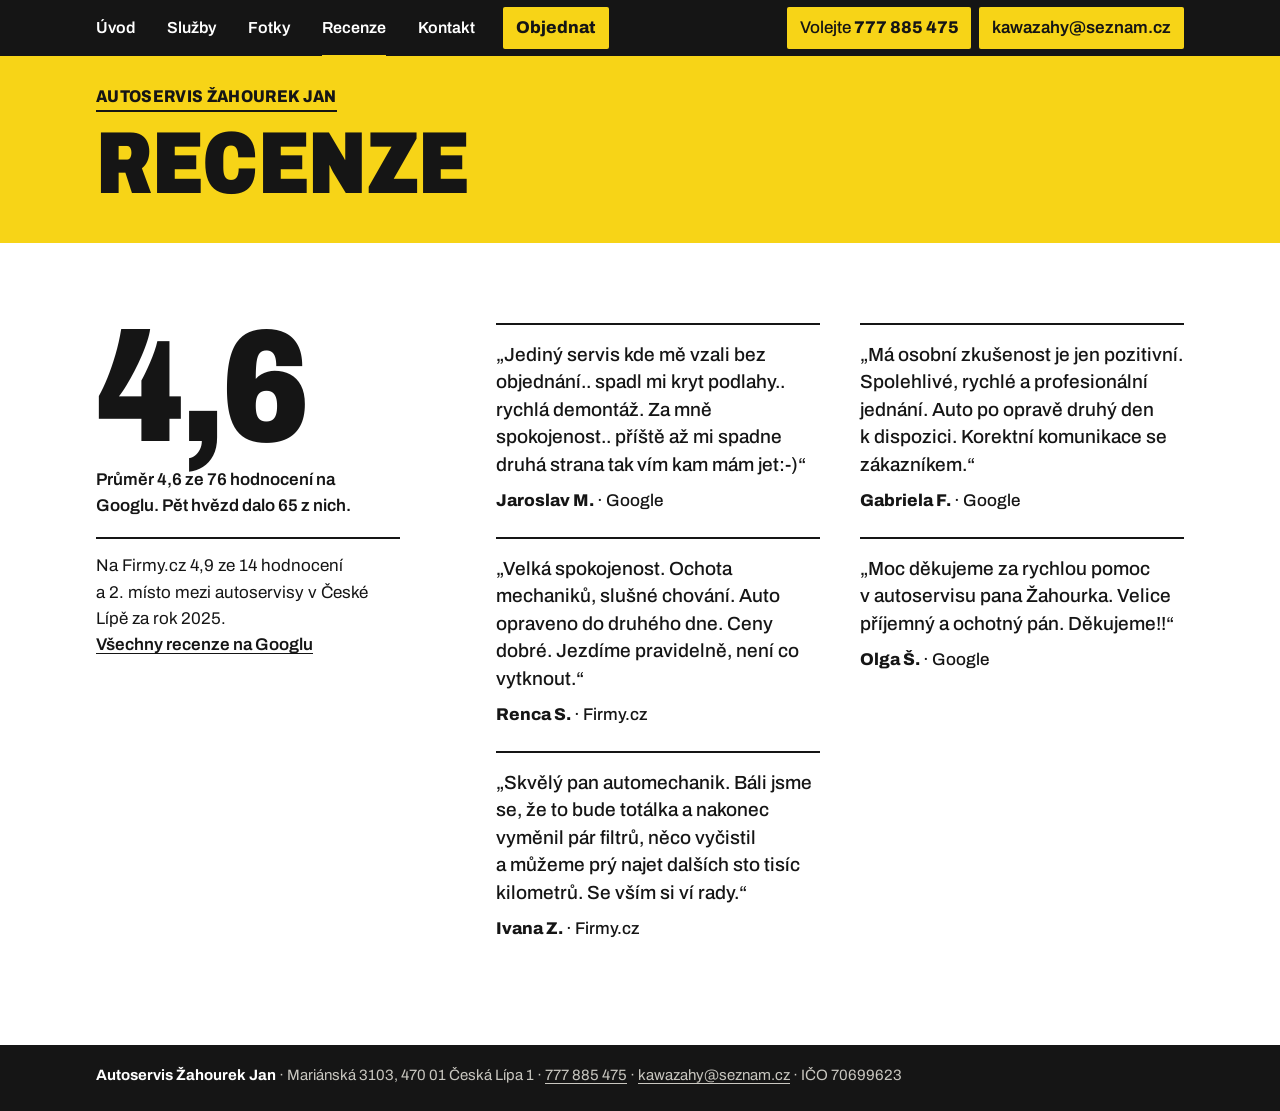
<file: recenze.html>
<!DOCTYPE html>
<html lang="cs">
<head>
<meta charset="utf-8">
<meta name="viewport" content="width=device-width, initial-scale=1">
<title>Recenze | Autoservis Žahourek Jan, Česká Lípa</title>
<meta name="description" content="4,6 ze 76 hodnocení na Googlu, 4,9 ze 14 na Firmy.cz. Co o autoservisu v Mariánské ulici píšou zákazníci.">
<link rel="canonical" href="https://autoservis-zahourek.cz/recenze.html">
<meta property="og:type" content="website">
<meta property="og:locale" content="cs_CZ">
<meta property="og:title" content="Recenze | Autoservis Žahourek Jan, Česká Lípa">
<meta property="og:description" content="4,6 ze 76 hodnocení na Googlu, 4,9 ze 14 na Firmy.cz. Co o autoservisu v Mariánské ulici píšou zákazníci.">
<meta property="og:url" content="https://autoservis-zahourek.cz/recenze.html">
<meta property="og:image" content="https://autoservis-zahourek.cz/og.jpg">
<meta property="og:image:width" content="1200">
<meta property="og:image:height" content="630">
<meta name="twitter:card" content="summary_large_image">
<meta name="theme-color" content="#151515">
<link rel="icon" href="favicon.ico" sizes="48x48">
<link rel="icon" href="favicon-96.png" type="image/png" sizes="96x96">
<link rel="icon" href="favicon.svg" type="image/svg+xml">
<link rel="apple-touch-icon" href="apple-touch-icon.png">
<link rel="preconnect" href="https://fonts.googleapis.com">
<link rel="preconnect" href="https://fonts.gstatic.com" crossorigin>
<link href="https://fonts.googleapis.com/css2?family=Archivo:wdth,wght@62..125,400..900&display=swap" rel="stylesheet">
<link rel="stylesheet" href="style.css?v=6">
<script type="application/ld+json">
{
  "@context": "https://schema.org",
  "@type": ["AutoRepair", "TireShop"],
  "name": "Autoservis/Pneuservis Jan Žahourek",
  "alternateName": "Autoservis Žahourek Jan",
  "url": "https://autoservis-zahourek.cz/",
  "image": "https://autoservis-zahourek.cz/og.jpg",
  "telephone": "+420 777 885 475",
  "email": "kawazahy@seznam.cz",
  "identifier": {"@type": "PropertyValue", "propertyID": "IČO", "value": "70699623"},
  "address": {
    "@type": "PostalAddress",
    "streetAddress": "Mariánská 3103",
    "postalCode": "470 01",
    "addressLocality": "Česká Lípa",
    "addressCountry": "CZ"
  },
  "geo": {"@type": "GeoCoordinates", "latitude": 50.696681, "longitude": 14.540724},
  "openingHoursSpecification": [
    {"@type": "OpeningHoursSpecification", "dayOfWeek": ["Monday","Tuesday","Wednesday","Thursday","Friday"], "opens": "08:00", "closes": "16:00"}
  ],
  "paymentAccepted": "Hotovost, QR platba",
  "areaServed": "Česká Lípa",
  "hasMap": "https://www.google.com/maps/place/Autoservis%2FPneuservis+Jan+%C5%BDahourek/data=!4m7!3m6!1s0x47096c07bae4b7cd:0xfc0bbeb6a4988a66!8m2!3d50.6966809!4d14.5407244!16s%2Fg%2F11cscc1x3h!19sChIJzbfkugdsCUcRZoqYpLa-C_w",
  "sameAs": ["https://www.firmy.cz/detail/13107407-jan-zahourek-autoservis-ceska-lipa.html"],
  "aggregateRating": {"@type": "AggregateRating", "ratingValue": "4.6", "bestRating": "5", "worstRating": "1", "ratingCount": "76"},
  "hasOfferCatalog": {
    "@type": "OfferCatalog",
    "name": "Co děláme",
    "itemListElement": [
      {"@type": "Offer", "itemOffered": {"@type": "Service", "name": "Autoservis"}},
      {"@type": "Offer", "itemOffered": {"@type": "Service", "name": "Pneuservis a uskladnění pneumatik"}},
      {"@type": "Offer", "itemOffered": {"@type": "Service", "name": "Servis a plnění klimatizací"}},
      {"@type": "Offer", "itemOffered": {"@type": "Service", "name": "Laserová geometrie"}},
      {"@type": "Offer", "itemOffered": {"@type": "Service", "name": "Výměny a generální opravy motorů"}},
      {"@type": "Offer", "itemOffered": {"@type": "Service", "name": "Diagnostika"}},
      {"@type": "Offer", "itemOffered": {"@type": "Service", "name": "Kontrola vozu zdarma"}}
    ]
  }
}
</script>
</head>
<body>
<a class="skok" href="#obsah">Přeskočit na obsah</a>

<header class="lista">
  <div class="frame">
    <nav class="menu" aria-label="Stránky webu">
      <a href="./">Úvod</a>
      <a href="sluzby.html">Služby</a>
      <a href="fotky.html">Fotky</a>
      <a href="recenze.html" aria-current="page">Recenze</a>
      <a href="kontakt.html">Kontakt</a>
    </nav>
    <div class="akce">
      <a class="lista-obj" href="objednavka.html">Objednat</a>
      <a class="lista-tel" href="tel:+420777885475"><span>Volejte </span>777&nbsp;885&nbsp;475</a>
      <a class="lista-mail" href="mailto:kawazahy@seznam.cz" aria-label="Napsat e-mail na kawazahy@seznam.cz"><span class="m-adr">kawazahy@seznam.cz</span><span class="m-kr">E-mail</span></a>
    </div>
  </div>
</header>

<main id="obsah">

<header class="podhlava">
  <div class="frame">
    <a class="zpet" href="./">Autoservis Žahourek Jan</a>
    <h1 class="napis">Recenze</h1>
  </div>
</header>

<section class="pas">
  <div class="frame dvoj">
    <div>
      <p class="cislo" aria-hidden="true">4,6</p>
      <p class="cislo-pop">Průměr 4,6 ze 76 hodnocení na Googlu. Pět hvězd dalo 65 z&nbsp;nich.</p>
      <p class="dalsi-hod">Na Firmy.cz 4,9 ze 14 hodnocení a&nbsp;2.&nbsp;místo mezi autoservisy v&nbsp;České Lípě za rok 2025.<br><a href="https://www.google.com/maps/place/Autoservis%2FPneuservis+Jan+%C5%BDahourek/data=!4m7!3m6!1s0x47096c07bae4b7cd:0xfc0bbeb6a4988a66!8m2!3d50.6966809!4d14.5407244!16s%2Fg%2F11cscc1x3h!19sChIJzbfkugdsCUcRZoqYpLa-C_w" target="_blank" rel="noopener">Všechny recenze na Googlu</a></p>
    </div>
    <div class="hlasy">
      <figure class="hlas">
        <blockquote>Jediný servis kde mě vzali bez objednání.. spadl mi kryt podlahy.. rychlá demontáž. Za mně spokojenost.. příště až mi spadne druhá strana tak vím kam mám jet:-)</blockquote>
        <figcaption>Jaroslav M. <span>· Google</span></figcaption>
      </figure>
      <figure class="hlas">
        <blockquote>Má osobní zkušenost je jen pozitivní. Spolehlivé, rychlé a&nbsp;profesionální jednání. Auto po opravě druhý den k&nbsp;dispozici. Korektní komunikace se zákazníkem.</blockquote>
        <figcaption>Gabriela F. <span>· Google</span></figcaption>
      </figure>
      <figure class="hlas">
        <blockquote>Velká spokojenost. Ochota mechaniků, slušné chování. Auto opraveno do druhého dne. Ceny dobré. Jezdíme pravidelně, není co vytknout.</blockquote>
        <figcaption>Renca S. <span>· Firmy.cz</span></figcaption>
      </figure>
      <figure class="hlas">
        <blockquote>Moc děkujeme za rychlou pomoc v&nbsp;autoservisu pana Žahourka. Velice příjemný a&nbsp;ochotný pán. Děkujeme!!</blockquote>
        <figcaption>Olga Š. <span>· Google</span></figcaption>
      </figure>
      <figure class="hlas">
        <blockquote>Skvělý pan automechanik. Báli jsme se, že to bude totálka a&nbsp;nakonec vyměnil pár filtrů, něco vyčistil a&nbsp;můžeme prý najet dalších sto tisíc kilometrů. Se vším si ví rady.</blockquote>
        <figcaption>Ivana Z. <span>· Firmy.cz</span></figcaption>
      </figure>
    </div>
  </div>
</section>

</main>

<footer class="pata">
  <div class="frame">
    <p><strong>Autoservis Žahourek Jan</strong> · Mariánská 3103, 470&nbsp;01 Česká Lípa&nbsp;1 · <a href="tel:+420777885475">777&nbsp;885&nbsp;475</a> · <a href="mailto:kawazahy@seznam.cz">kawazahy@seznam.cz</a> · IČO 70699623</p>
  </div>
</footer>

<script src="site.js?v=3" defer></script>
</body>
</html>
</file>
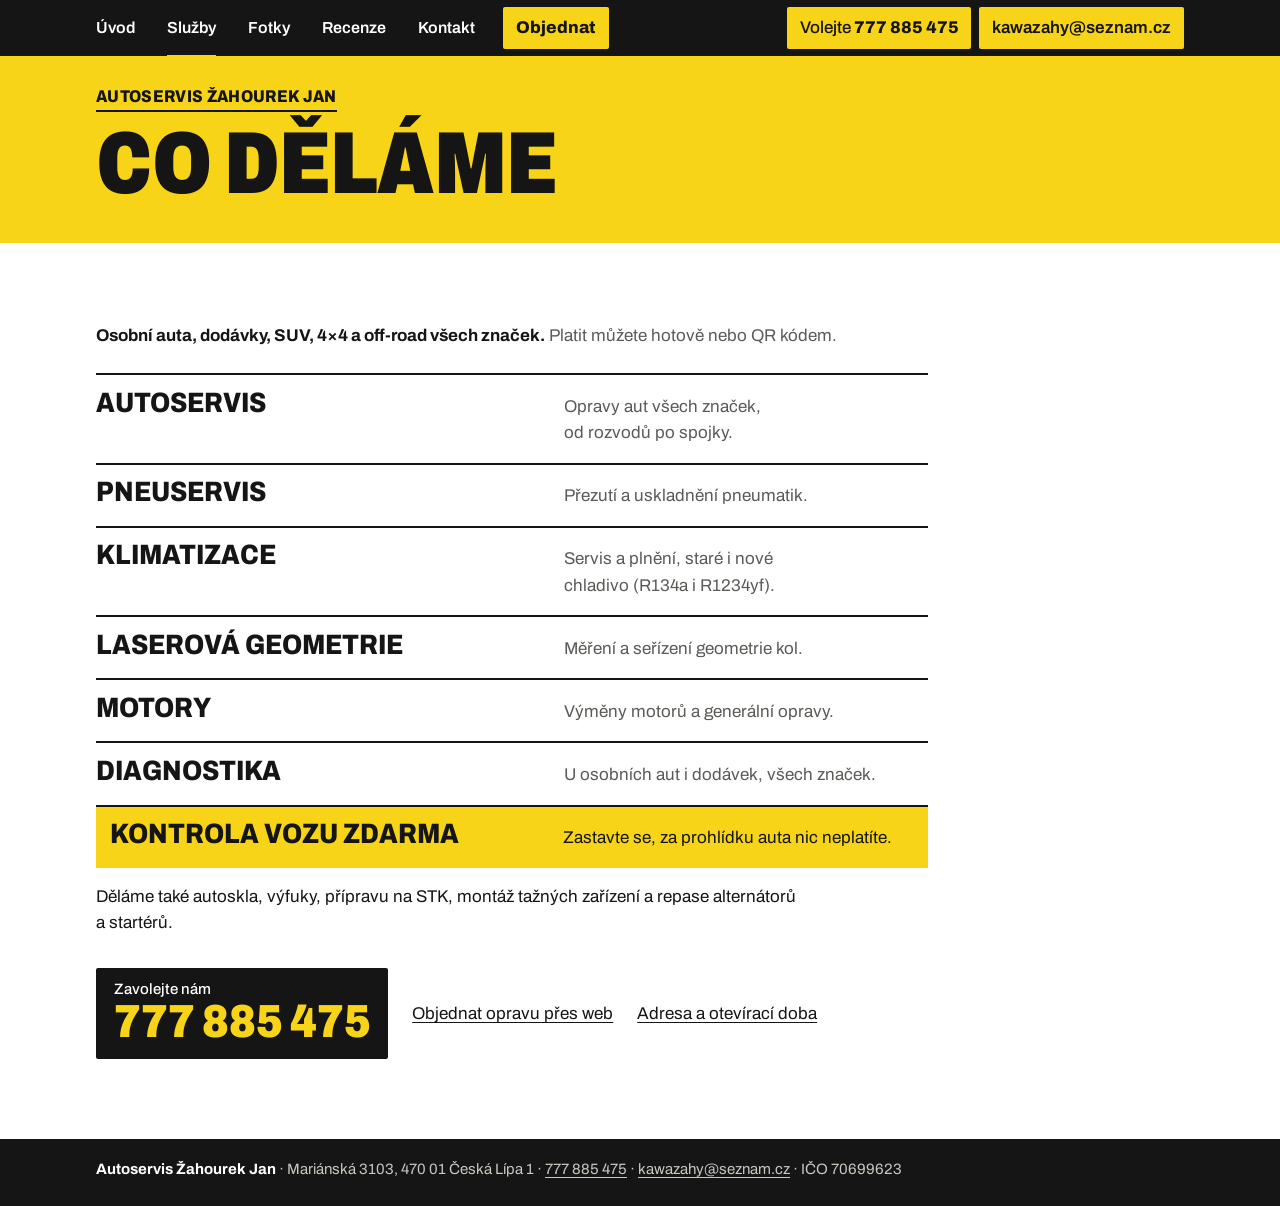
<file: sluzby.html>
<!DOCTYPE html>
<html lang="cs">
<head>
<meta charset="utf-8">
<meta name="viewport" content="width=device-width, initial-scale=1">
<title>Služby: autoservis a pneuservis | Autoservis Žahourek Jan, Česká Lípa</title>
<meta name="description" content="Autoservis, pneuservis, klimatizace, laserová geometrie, motory, diagnostika a kontrola vozu zdarma. Osobní auta, dodávky, SUV a 4×4 všech značek.">
<link rel="canonical" href="https://autoservis-zahourek.cz/sluzby.html">
<meta property="og:type" content="website">
<meta property="og:locale" content="cs_CZ">
<meta property="og:title" content="Služby: autoservis a pneuservis | Autoservis Žahourek Jan, Česká Lípa">
<meta property="og:description" content="Autoservis, pneuservis, klimatizace, laserová geometrie, motory, diagnostika a kontrola vozu zdarma. Osobní auta, dodávky, SUV a 4×4 všech značek.">
<meta property="og:url" content="https://autoservis-zahourek.cz/sluzby.html">
<meta property="og:image" content="https://autoservis-zahourek.cz/og.jpg">
<meta property="og:image:width" content="1200">
<meta property="og:image:height" content="630">
<meta name="twitter:card" content="summary_large_image">
<meta name="theme-color" content="#151515">
<link rel="icon" href="favicon.ico" sizes="48x48">
<link rel="icon" href="favicon-96.png" type="image/png" sizes="96x96">
<link rel="icon" href="favicon.svg" type="image/svg+xml">
<link rel="apple-touch-icon" href="apple-touch-icon.png">
<link rel="preconnect" href="https://fonts.googleapis.com">
<link rel="preconnect" href="https://fonts.gstatic.com" crossorigin>
<link href="https://fonts.googleapis.com/css2?family=Archivo:wdth,wght@62..125,400..900&display=swap" rel="stylesheet">
<link rel="stylesheet" href="style.css?v=6">
<script type="application/ld+json">
{
  "@context": "https://schema.org",
  "@type": ["AutoRepair", "TireShop"],
  "name": "Autoservis/Pneuservis Jan Žahourek",
  "alternateName": "Autoservis Žahourek Jan",
  "url": "https://autoservis-zahourek.cz/",
  "image": "https://autoservis-zahourek.cz/og.jpg",
  "telephone": "+420 777 885 475",
  "email": "kawazahy@seznam.cz",
  "identifier": {"@type": "PropertyValue", "propertyID": "IČO", "value": "70699623"},
  "address": {
    "@type": "PostalAddress",
    "streetAddress": "Mariánská 3103",
    "postalCode": "470 01",
    "addressLocality": "Česká Lípa",
    "addressCountry": "CZ"
  },
  "geo": {"@type": "GeoCoordinates", "latitude": 50.696681, "longitude": 14.540724},
  "openingHoursSpecification": [
    {"@type": "OpeningHoursSpecification", "dayOfWeek": ["Monday","Tuesday","Wednesday","Thursday","Friday"], "opens": "08:00", "closes": "16:00"}
  ],
  "paymentAccepted": "Hotovost, QR platba",
  "areaServed": "Česká Lípa",
  "hasMap": "https://www.google.com/maps/place/Autoservis%2FPneuservis+Jan+%C5%BDahourek/data=!4m7!3m6!1s0x47096c07bae4b7cd:0xfc0bbeb6a4988a66!8m2!3d50.6966809!4d14.5407244!16s%2Fg%2F11cscc1x3h!19sChIJzbfkugdsCUcRZoqYpLa-C_w",
  "sameAs": ["https://www.firmy.cz/detail/13107407-jan-zahourek-autoservis-ceska-lipa.html"],
  "aggregateRating": {"@type": "AggregateRating", "ratingValue": "4.6", "bestRating": "5", "worstRating": "1", "ratingCount": "76"},
  "hasOfferCatalog": {
    "@type": "OfferCatalog",
    "name": "Co děláme",
    "itemListElement": [
      {"@type": "Offer", "itemOffered": {"@type": "Service", "name": "Autoservis"}},
      {"@type": "Offer", "itemOffered": {"@type": "Service", "name": "Pneuservis a uskladnění pneumatik"}},
      {"@type": "Offer", "itemOffered": {"@type": "Service", "name": "Servis a plnění klimatizací"}},
      {"@type": "Offer", "itemOffered": {"@type": "Service", "name": "Laserová geometrie"}},
      {"@type": "Offer", "itemOffered": {"@type": "Service", "name": "Výměny a generální opravy motorů"}},
      {"@type": "Offer", "itemOffered": {"@type": "Service", "name": "Diagnostika"}},
      {"@type": "Offer", "itemOffered": {"@type": "Service", "name": "Kontrola vozu zdarma"}}
    ]
  }
}
</script>
</head>
<body>
<a class="skok" href="#obsah">Přeskočit na obsah</a>

<header class="lista">
  <div class="frame">
    <nav class="menu" aria-label="Stránky webu">
      <a href="./">Úvod</a>
      <a href="sluzby.html" aria-current="page">Služby</a>
      <a href="fotky.html">Fotky</a>
      <a href="recenze.html">Recenze</a>
      <a href="kontakt.html">Kontakt</a>
    </nav>
    <div class="akce">
      <a class="lista-obj" href="objednavka.html">Objednat</a>
      <a class="lista-tel" href="tel:+420777885475"><span>Volejte </span>777&nbsp;885&nbsp;475</a>
      <a class="lista-mail" href="mailto:kawazahy@seznam.cz" aria-label="Napsat e-mail na kawazahy@seznam.cz"><span class="m-adr">kawazahy@seznam.cz</span><span class="m-kr">E-mail</span></a>
    </div>
  </div>
</header>

<main id="obsah">

<header class="podhlava">
  <div class="frame">
    <a class="zpet" href="./">Autoservis Žahourek Jan</a>
    <h1 class="napis">Co děláme</h1>
  </div>
</header>

<section class="pas">
  <div class="frame">
    <div class="uzky">
      <p class="k-nadpisu" style="margin:0 0 1.5rem;max-width:none"><strong>Osobní auta, dodávky, SUV, 4×4 a&nbsp;off-road všech značek.</strong> Platit můžete hotově nebo QR kódem.</p>
      <ul class="prace">
        <li><h2>Autoservis</h2><p>Opravy aut všech značek, od rozvodů po spojky.</p></li>
        <li><h2>Pneuservis</h2><p>Přezutí a&nbsp;uskladnění pneumatik.</p></li>
        <li><h2>Klimatizace</h2><p>Servis a&nbsp;plnění, staré i&nbsp;nové chladivo (R134a&nbsp;i&nbsp;R1234yf).</p></li>
        <li><h2>Laserová geometrie</h2><p>Měření a&nbsp;seřízení geometrie kol.</p></li>
        <li><h2>Motory</h2><p>Výměny motorů a&nbsp;generální opravy.</p></li>
        <li><h2>Diagnostika</h2><p>U&nbsp;osobních aut i&nbsp;dodávek, všech značek.</p></li>
        <li class="zdarma"><h2>Kontrola vozu zdarma</h2><p>Zastavte se, za prohlídku auta nic neplatíte.</p></li>
      </ul>
      <p class="take">Děláme také autoskla, výfuky, přípravu na STK, montáž tažných zařízení a&nbsp;repase alternátorů a&nbsp;startérů.</p>
      <p class="pod-volat">
        <a class="volat" href="tel:+420777885475"><span class="volat-pop">Zavolejte nám</span><span class="volat-cislo">777&nbsp;885&nbsp;475</span></a>
        <a href="objednavka.html">Objednat opravu přes web</a>
        <a href="kontakt.html">Adresa a&nbsp;otevírací doba</a>
      </p>
    </div>
  </div>
</section>

</main>

<footer class="pata">
  <div class="frame">
    <p><strong>Autoservis Žahourek Jan</strong> · Mariánská 3103, 470&nbsp;01 Česká Lípa&nbsp;1 · <a href="tel:+420777885475">777&nbsp;885&nbsp;475</a> · <a href="mailto:kawazahy@seznam.cz">kawazahy@seznam.cz</a> · IČO 70699623</p>
  </div>
</footer>

<script src="site.js?v=3" defer></script>
</body>
</html>
</file>
<file: style.css>
:root{
  color-scheme:light;
  --zluta:#f7d417;
  --cerna:#151515;
  --bila:#ffffff;
  --papir:#f4f3ef;
  --seda:#5a5a57;
  --linka:#d9d7d0;
  --chyba:#a8201a;
  --pad:clamp(1.1rem,4.5vw,3rem);
  --font:'Archivo',system-ui,-apple-system,'Segoe UI',sans-serif;
}
*,*::before,*::after{box-sizing:border-box}
html{-webkit-text-size-adjust:100%;text-size-adjust:100%;scroll-padding-top:4.5rem}
body{margin:0;background:var(--bila);color:var(--cerna);font:400 1.0625rem/1.55 var(--font);overflow-wrap:break-word}
h1,h2,h3,p,ul,ol,dl,dd,figure,blockquote,table{margin:0}
ul,ol{padding:0;list-style:none}
img{display:block;max-width:100%;height:auto}
a{color:inherit;text-underline-offset:.18em;text-decoration-thickness:1px}
a:hover{text-decoration-thickness:3px}
:focus-visible{outline:3px solid var(--cerna);outline-offset:3px}
.tmava :focus-visible,.lista :focus-visible,.pata :focus-visible,.svetlo :focus-visible{outline-color:var(--zluta)}
.frame{max-width:74rem;margin-inline:auto;padding-inline:var(--pad)}
.skok{position:absolute;left:-999rem}
.skok:focus{left:.5rem;top:.5rem;z-index:20;background:var(--bila);padding:.6rem .9rem}
.napis{font-weight:900;font-stretch:80%;text-transform:uppercase;line-height:.9;letter-spacing:-.005em}

/* lišta */
.lista{position:sticky;top:0;z-index:10;background:var(--cerna);color:var(--bila)}
.lista .frame{display:flex;align-items:center;gap:.5rem;min-height:3.5rem}
.menu{display:flex;gap:clamp(.85rem,3.4vw,2rem);font-weight:600;font-size:1rem;margin-right:clamp(.35rem,1.6vw,1.25rem)}
.menu a{text-decoration:none;padding:.9rem 0;border-bottom:3px solid transparent;margin-bottom:-3px}
.menu a:hover,.menu a[aria-current]{border-bottom-color:var(--zluta)}
/* žlutá tlačítka: Objednat hned za menu, telefon a e-mail vpravo; na mobilu jsou všechna tři přilepená dole */
.akce{display:contents}
.akce a{background:var(--zluta);color:var(--cerna);font-weight:800;font-size:1.0625rem;text-decoration:none;padding:.5rem .8rem;border-radius:2px;white-space:nowrap}
.akce a:hover{background:var(--bila)}
.lista-obj{margin-right:auto}
.lista-obj[aria-current]{box-shadow:inset 0 -3px 0 var(--cerna)}
.lista-tel{font-variant-numeric:tabular-nums}
.lista-tel span{font-weight:500}
.akce .lista-mail{font-weight:600}
.m-kr{display:none}

/* úvod: nápis, telefon, pod tím fotka */
.uvod{position:relative;padding-top:clamp(1.5rem,4vw,2.25rem)}
.uvod::before{content:"";position:absolute;inset:0 0 clamp(4rem,14vw,9rem) 0;background:var(--zluta)}
.uvod > *{position:relative}
.uvod-hlava{display:grid;grid-template-columns:minmax(0,1fr);gap:1.25rem;padding-bottom:clamp(1.25rem,3.5vw,2rem)}
.uvod-hlava > *{min-width:0}
h1{font-size:clamp(2.25rem,12.4vw,6.25rem)}
h1 span{display:block}
#jmeno span:first-child{font-size:1.2em}
#jmeno span:last-child{font-size:.6em;margin-top:.14em}
.uvod-bok{display:grid;grid-template-columns:minmax(0,1fr);gap:.8rem;align-content:end;justify-items:start}
.uvod-co{font-size:1.125rem;line-height:1.4;font-weight:500;max-width:24rem}
.volat{display:block;background:var(--cerna);color:var(--bila);text-decoration:none;padding:.7rem 1.1rem .8rem;border-radius:2px}
.volat-pop{display:block;font-weight:500;font-size:.9375rem;line-height:1.2}
.volat-cislo{display:block;color:var(--zluta);font-weight:900;font-stretch:85%;font-size:clamp(2.1rem,9.5vw,2.9rem);line-height:1.05;white-space:nowrap;font-variant-numeric:tabular-nums}
.volat:hover .volat-cislo{color:var(--bila)}
.ted{font-weight:600;font-size:1rem;display:flex;align-items:baseline;gap:.5rem}
.ted i{flex:none;width:.65rem;height:.65rem;border-radius:50%;background:var(--cerna);transform:translateY(-.02rem)}
.ted.zavreno i{background:none;box-shadow:inset 0 0 0 2px var(--cerna)}
.uvod-foto img{width:100%;aspect-ratio:2000/1179;object-fit:cover;background:#8f9aa3;border-radius:2px}
.uvod-foto figcaption{padding-top:.6rem;color:var(--seda);font-size:.9375rem}

/* pásy */
.pas{padding-block:clamp(2.75rem,7vw,5rem)}
.pas h2{font-size:clamp(2.2rem,7.5vw,3.75rem)}
.dvoj{display:grid;grid-template-columns:minmax(0,1fr);gap:1.5rem 3.5rem}
.dvoj > *{min-width:0}
.k-nadpisu{margin-top:1rem;max-width:21rem;color:var(--seda)}
.k-nadpisu strong{color:var(--cerna);font-weight:700}

/* služby */
.prace{display:grid;grid-template-columns:minmax(0,1fr);column-gap:2.5rem}
.prace li{display:grid;grid-template-columns:minmax(0,1fr);gap:.2rem 2rem;border-top:2px solid var(--cerna);padding:.8rem 0 1rem;min-width:0}
.prace :is(h2,h3){font-weight:800;font-stretch:88%;font-size:clamp(1.5rem,6.6vw,1.75rem);line-height:1.08;text-transform:uppercase}
.prace p{color:var(--seda);text-wrap:balance}
.prace .zdarma{background:var(--zluta);padding-inline:.85rem}
.prace .zdarma p{color:var(--cerna)}
.take{padding-top:1rem;max-width:44rem}

/* fotky */
.tmava{background:var(--cerna);color:var(--bila)}
.tmava h2{color:var(--zluta)}
.fot-hlava{display:flex;flex-wrap:wrap;align-items:baseline;justify-content:space-between;gap:.5rem 2rem;margin-bottom:1.5rem}
.fot-hlava p{color:#c9c7c0;max-width:26rem}
.fotky{display:grid;grid-template-columns:repeat(2,minmax(0,1fr));gap:.5rem}
.fotky a{display:block;position:relative;min-width:0;background:#2a2a2a}
.fotky img{width:100%;aspect-ratio:4/3;object-fit:cover}
.fotky a:hover img,.fotky a:focus-visible img{outline:4px solid var(--zluta);outline-offset:-4px}

/* recenze */
.zluty{background:var(--zluta)}
.cislo{font-weight:900;font-stretch:80%;font-size:clamp(5.5rem,22vw,10rem);line-height:.82;letter-spacing:-.02em;font-variant-numeric:tabular-nums}
.cislo-pop{margin-top:.8rem;font-weight:600;max-width:19rem}
.dalsi-hod{margin-top:1.1rem;max-width:19rem;padding-top:.9rem;border-top:2px solid var(--cerna)}
.dalsi-hod a{font-weight:600}
.hlasy{display:grid;grid-template-columns:minmax(0,1fr);gap:0 2.5rem}
.hlas{border-top:2px solid var(--cerna);padding:1rem 0 1.4rem;min-width:0}
.hlas blockquote{font-size:1.1875rem;line-height:1.45;font-weight:500}
.hlas blockquote::before{content:"\201E"}
.hlas blockquote::after{content:"\201C"}
.hlas figcaption{margin-top:.6rem;font-weight:800}
.hlas figcaption span{font-weight:500}

/* kontakt */
.kontakt{display:grid;grid-template-columns:minmax(0,1fr);gap:2rem 3rem;margin-top:1.75rem}
.kontakt > *{min-width:0}
.kontakt :is(h2,h3){font-weight:800;font-stretch:88%;text-transform:uppercase;font-size:1.0625rem;letter-spacing:.02em;margin-bottom:.6rem}
.adresa{font-size:1.25rem;line-height:1.35;font-weight:600}
.spoj{margin-top:.9rem;display:grid;gap:.25rem;font-size:1.125rem}
.spoj a{font-weight:700}
.tlac{display:flex;flex-wrap:wrap;gap:.5rem;margin-top:1.1rem}
.tlac a{display:inline-flex;align-items:center;min-height:2.875rem;padding:0 1rem;border:2px solid var(--cerna);border-radius:2px;text-decoration:none;font-weight:700}
.tlac a:first-child{background:var(--cerna);color:var(--bila)}
.tlac a:hover{background:var(--zluta);color:var(--cerna)}
.hodiny{width:100%;border-collapse:collapse;font-variant-numeric:tabular-nums}
.hodiny th,.hodiny td{padding:.5rem 0;border-bottom:1px solid var(--linka);text-align:left;font-weight:400}
.hodiny td{text-align:right}
.hodiny tr.dnes th,.hodiny tr.dnes td{font-weight:800;border-bottom:2px solid var(--cerna)}
.hodiny tr.dnes th::after{content:" (dnes)";font-weight:500}
.svatky{margin-top:.9rem;color:var(--seda)}
.svatky strong{color:var(--cerna)}
.mapa{position:relative;background:var(--papir);min-height:19rem;border-radius:2px;overflow:hidden}
.mapa iframe{position:absolute;inset:0;width:100%;height:100%;border:0}
.ico{margin-top:1.1rem;color:var(--seda);font-size:.9375rem}

.pata{background:var(--cerna);color:#c9c7c0;font-size:.9375rem}
.pata .frame{display:flex;flex-wrap:wrap;justify-content:space-between;gap:.4rem 2rem;padding-block:1.2rem 1.5rem}
.pata strong{color:var(--bila);font-weight:700}

/* zvětšená fotka */
.svetlo{border:0;padding:0;margin:0;width:100vw;height:100vh;height:100dvh;max-width:none;max-height:none;background:rgba(10,10,10,.96);color:var(--bila)}
.svetlo::backdrop{background:#0a0a0a}
.svetlo[open]{display:grid;grid-template-rows:auto minmax(0,1fr) auto}
.svetlo-nahore,.svetlo-dole{display:flex;align-items:center;justify-content:space-between;gap:1rem;padding:.7rem var(--pad)}
.svetlo-stred{display:grid;place-items:center;min-height:0;padding-inline:.5rem}
.svetlo-stred img{max-width:100%;max-height:100%;width:auto;height:auto;object-fit:contain}
.svetlo button{font:700 1rem/1 var(--font);color:var(--cerna);background:var(--zluta);border:0;border-radius:2px;min-height:2.75rem;padding:0 1rem;cursor:pointer}
.svetlo button:hover{background:var(--bila)}
.svetlo-popis{font-weight:500}

@media (min-width:34rem){
  .fotky{grid-template-columns:repeat(4,minmax(0,1fr));gap:.6rem}
}
@media (min-width:44rem){
  .prace li{grid-template-columns:minmax(0,6fr) minmax(0,5fr);align-items:baseline}
  .hlasy{grid-template-columns:repeat(2,minmax(0,1fr))}
  .kontakt{grid-template-columns:repeat(2,minmax(0,1fr))}
  .mapa{grid-column:1 / -1;min-height:22rem}
}
@media (min-width:58rem){
  .dvoj{grid-template-columns:minmax(0,4fr) minmax(0,8fr)}  .kontakt{grid-template-columns:minmax(0,5fr) minmax(0,5fr) minmax(0,7fr)}
  .mapa{grid-column:auto;min-height:100%}
}
@media (min-width:74rem){
  .uvod-hlava{grid-template-columns:minmax(0,1fr) auto;column-gap:2.5rem;align-items:end}
  .uvod-co{max-width:19rem}
  .uvod-bok{padding-bottom:.35rem}
}
@media (max-width:65.99rem){
  .m-adr{display:none}
  .m-kr{display:inline}
}
@media (max-width:33.99rem){
  .menu{width:100%;justify-content:space-between;gap:.4rem}
}
@media (max-width:55.99rem){
  .pata .frame{padding-bottom:5.5rem}
  .menu{margin-right:0}
  .akce{display:flex;position:fixed;left:0;right:0;bottom:0;z-index:10;background:var(--zluta);
    border-top:2px solid var(--cerna);padding-bottom:env(safe-area-inset-bottom)}
  .akce a{flex:1 1 auto;display:flex;flex-direction:column;align-items:center;justify-content:center;
    min-height:3.5rem;padding:.4rem .6rem;border-radius:0;line-height:1.15;margin:0}
  .akce a + a{border-left:2px solid var(--cerna)}
  .lista-tel span{font-size:.8125rem;font-weight:600}
}
@media (prefers-reduced-motion:no-preference){
  .akce a,.volat-cislo,.tlac a,.svetlo button{transition:background-color .15s,color .15s}
}

/* podstránky: žlutá hlava se jménem (odkaz domů) a názvem stránky */
.podhlava{background:var(--zluta);padding-block:clamp(1.1rem,3vw,1.75rem) clamp(1.4rem,4vw,2.5rem)}
.podhlava h1{font-size:clamp(2.6rem,11.5vw,5.5rem)}
.zpet{display:inline-block;margin-bottom:.7rem;font-weight:800;font-stretch:88%;font-size:1.0625rem;letter-spacing:.02em;text-transform:uppercase;text-decoration:none;border-bottom:2px solid var(--cerna)}
.zpet:hover{border-bottom-width:4px}
.uzky{max-width:52rem}
.pod-volat{margin-top:2rem;display:flex;flex-wrap:wrap;align-items:center;gap:1rem 1.5rem}
.pod-volat .volat{display:inline-block}

/* úvodní stránka: čtyři velké odkazy místo obsahu */
.rozcestnik{display:grid;grid-template-columns:minmax(0,1fr);column-gap:3rem;padding-block:clamp(1.75rem,5vw,3.25rem) clamp(2.5rem,6vw,4.5rem)}
.rozcestnik a{display:grid;grid-template-columns:minmax(0,1fr) auto;align-items:center;gap:.2rem 1rem;min-width:0;border-top:2px solid var(--cerna);padding:.9rem 0 1.1rem;text-decoration:none}
.rozcestnik b{font-weight:900;font-stretch:80%;font-size:clamp(2.1rem,9vw,2.9rem);line-height:1;text-transform:uppercase}
.rozcestnik span{grid-column:1;color:var(--seda)}
.rozcestnik i{grid-column:2;grid-row:1 / 3;font-style:normal;font-weight:900;font-size:2rem;line-height:1}
.rozcestnik a:hover b,.rozcestnik a:focus-visible b{background:var(--zluta);box-shadow:0 0 0 .12em var(--zluta)}
.rozcestnik .objednat{background:var(--zluta);padding-inline:.85rem}
.rozcestnik .objednat span{color:var(--cerna)}
.rozcestnik .objednat:hover b,.rozcestnik .objednat:focus-visible b{background:var(--cerna);color:var(--zluta);box-shadow:0 0 0 .12em var(--cerna)}
@media (min-width:44rem){
  .rozcestnik{grid-template-columns:repeat(2,minmax(0,1fr))}
  .rozcestnik .objednat{grid-column:1 / -1}
}

/* objednávka opravy: popisek nad polem, místo pro chybu je rezervované předem */
.objednavka{display:grid;grid-template-columns:minmax(0,1fr);gap:.3rem;max-width:36rem}
.pole label{display:block;font-weight:700;margin-bottom:.3rem}
.pole label span{font-weight:400;color:var(--seda)}
.pole :is(input,textarea){display:block;width:100%;min-height:3rem;margin:0;padding:.65rem .8rem;font:inherit;color:var(--cerna);background:var(--bila);border:2px solid var(--cerna);border-radius:2px}
.pole textarea{min-height:8rem;resize:vertical}
.trojice{display:grid;grid-template-columns:1.25fr 1fr 1fr;gap:0 .6rem;align-items:end}
.trojice .pole{min-width:0}
.napoveda{grid-column:1 / -1;margin:.3rem 0 0;color:var(--seda);font-size:.9375rem}
.trojice .chyba{grid-column:1 / -1}
.pole [aria-invalid]{border-color:var(--chyba)}
.pole input:-webkit-autofill,.pole textarea:-webkit-autofill{-webkit-text-fill-color:var(--cerna);box-shadow:inset 0 0 0 99rem var(--papir)}
.pole input:autofill,.pole textarea:autofill{-webkit-text-fill-color:var(--cerna);box-shadow:inset 0 0 0 99rem var(--papir)}
.chyba{min-height:1.5rem;font-size:.9375rem;line-height:1.5rem;font-weight:600;color:var(--chyba)}
.med{position:absolute;left:-999rem}
.objednavka button{justify-self:start;min-height:3.25rem;padding:0 1.4rem;font:800 1.125rem/1 var(--font);color:var(--bila);background:var(--cerna);border:2px solid var(--cerna);border-radius:2px;cursor:pointer}
.objednavka button:hover{background:var(--zluta);color:var(--cerna)}
.objednavka button:disabled{opacity:.6;cursor:default}
.nejde{margin-bottom:.9rem;padding:.6rem .8rem;border:2px solid var(--chyba);border-radius:2px;font-weight:700}
.udaje{margin-top:.9rem;color:var(--seda);font-size:.9375rem}
.hotovo{max-width:36rem;font-size:1.25rem;line-height:1.4;font-weight:500;border-top:2px solid var(--cerna);padding-top:1rem}
#odeslano{display:none}
#odeslano:target{display:block;margin-bottom:2rem}
@media (max-width:55.99rem){
  body:has(.objednavka :is(input,textarea):focus) .akce{visibility:hidden}
}
@media (max-width:22.49rem){
  .menu{font-size:.9375rem}
}
</file>
